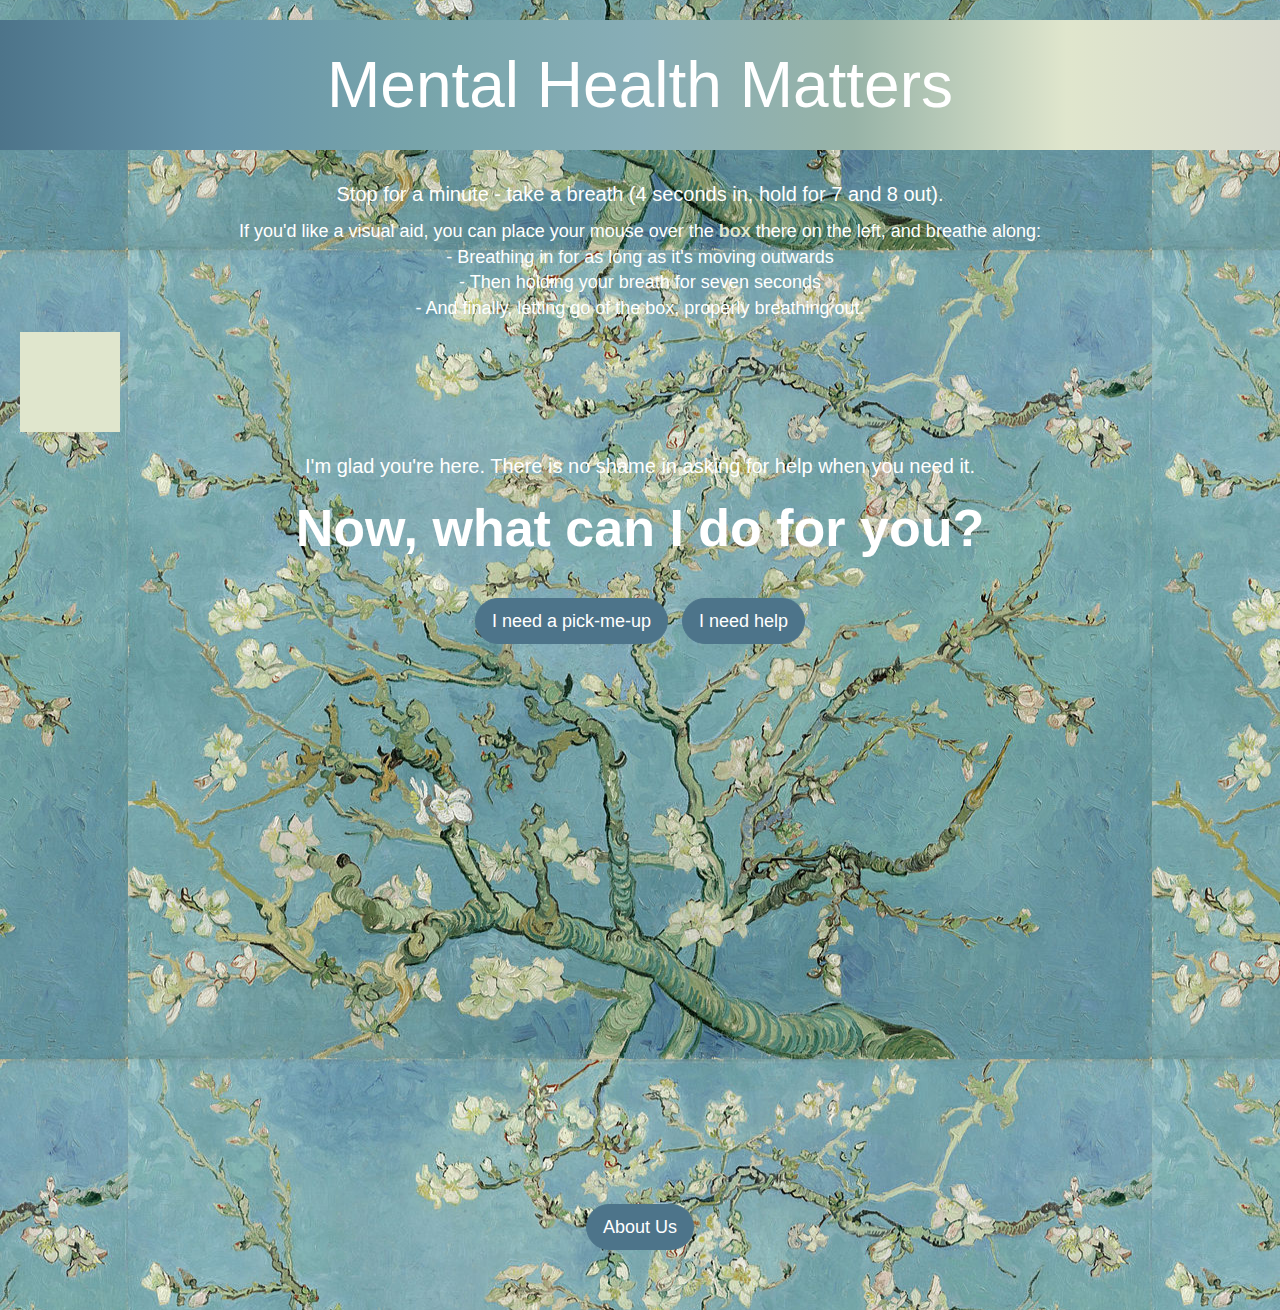
<file: xxx/index.html>
<!DOCTYPE html>
<html lang="en">
<head>
    <meta charset="utf-8">
    <meta name="viewport" content="width=device-width, initial-scale=1, shrink-to-fit=no">

    <!-- Bootstrap CSS -->
    <link rel="stylesheet" href="https://maxcdn.bootstrapcdn.com/bootstrap/4.0.0/css/bootstrap.min.css" integrity="sha384-Gn5384xqQ1aoWXA+058RXPxPg6fy4IWvTNh0E263XmFcJlSAwiGgFAW/dAiS6JXm" crossorigin="anonymous">
    <link rel="stylesheet" href="MHM.css">
    
    <title>M.H.M.</title>
</head>

<body>
    <h1 style="color:white; font-size:5vw;">Mental Health Matters</h1>
    <br>
    <p style="font-size: 20px;">Stop for a minute - take a breath (4 seconds in, hold for 7 and 8 out). </p>
    <p> If you'd like a visual aid, you can place your mouse over the <span style="color: #e0e6cd; font-weight: bold;">box</span> there on the left, and breathe along: <br> - Breathing in for as long as it's moving outwards <br> - Then holding your breath for seven seconds <br> - And finally, letting go of the box, properly breathing out. </p>

<div id="cgthissh">
<div id="box"></div>
</div>

<br>

    <p style="font-size: 20px;">I'm glad you're here. There is no shame in asking for help when you need it.</p>

<div class="container my-3">
<div class="col-md-12 text-center">
    <h4 style="font-weight: bold;">Now, what can I do for you?</h4>
    <a class="btn btn-secondary btn-lg" href="firstbutton.html" role="button" style="background-color:#4d748a; border-color:#4d748a;">I need a pick-me-up</a>
    <a class="btn btn-secondary btn-lg" href="secondbutton.html" role="button" style="background-color:#4d748a; border-color:#4d748a;">I need help</a>
</div>
</div>

<br>

<div class="container my-3">
<div class="col-md-12 text-center">
  <div id="centeringthissh">
   <embed type="text/html" src="http://www.webexhibits.org/vangogh/letter/8/132.htm"  width="700" height="400" style="max-width: 100%;">
</div>
</div>
</div>

<br>
<br>

<footer>
<div style="text-align:center">    
  <a class="btn btn-secondary btn-lg" href="aboutus.html" role="button" style="background-color:#4d748a; border-color:#4d748a;">About Us</a>
</div>
</footer>

    <script src="https://code.jquery.com/jquery-3.2.1.slim.min.js" integrity="sha384-KJ3o2DKtIkvYIK3UENzmM7KCkRr/rE9/Qpg6aAZGJwFDMVNA/GpGFF93hXpG5KkN" crossorigin="anonymous"></script>
    <script src="https://cdnjs.cloudflare.com/ajax/libs/popper.js/1.12.9/umd/popper.min.js" integrity="sha384-ApNbgh9B+Y1QKtv3Rn7W3mgPxhU9K/ScQsAP7hUibX39j7fakFPskvXusvfa0b4Q" crossorigin="anonymous"></script>
    <script src="https://maxcdn.bootstrapcdn.com/bootstrap/4.0.0/js/bootstrap.min.js" integrity="sha384-JZR6Spejh4U02d8jOt6vLEHfe/JQGiRRSQQxSfFWpi1MquVdAyjUar5+76PVCmYl" crossorigin="anonymous"></script>
  </body>
</html>
</file>
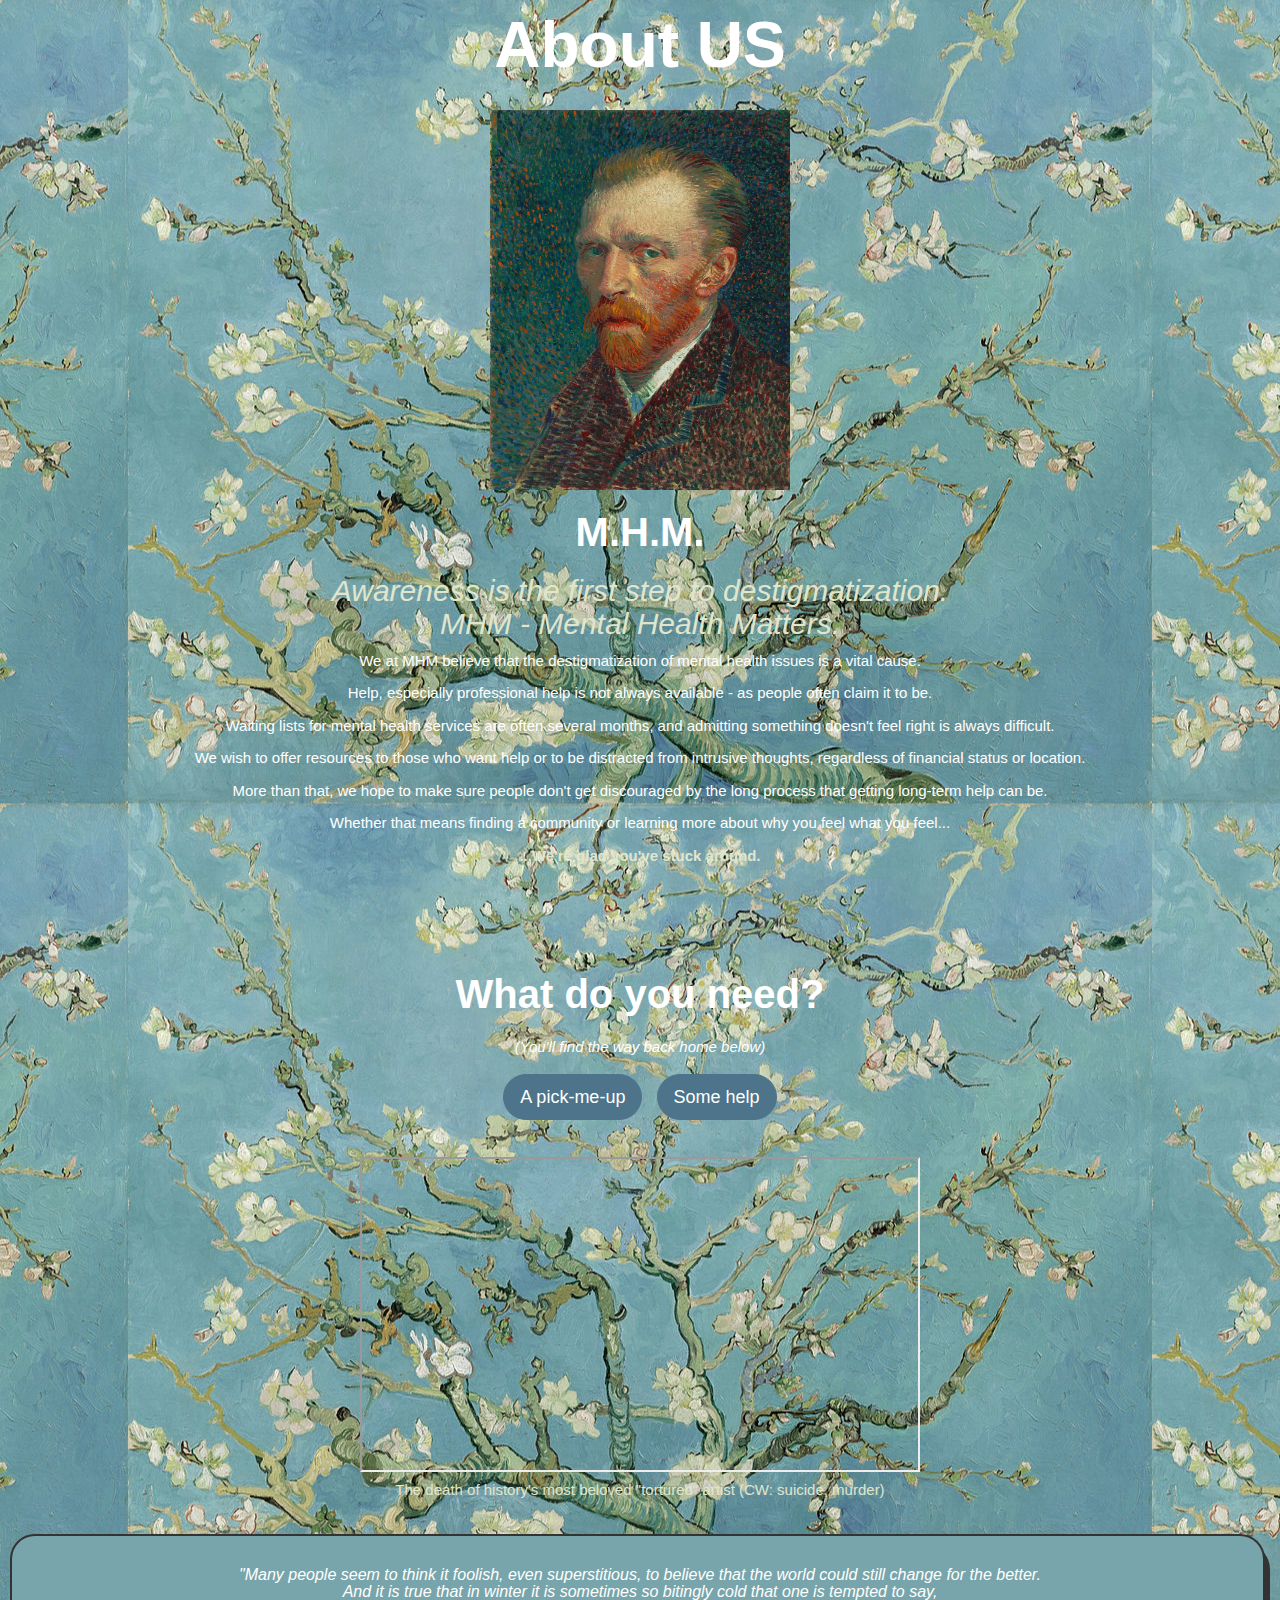
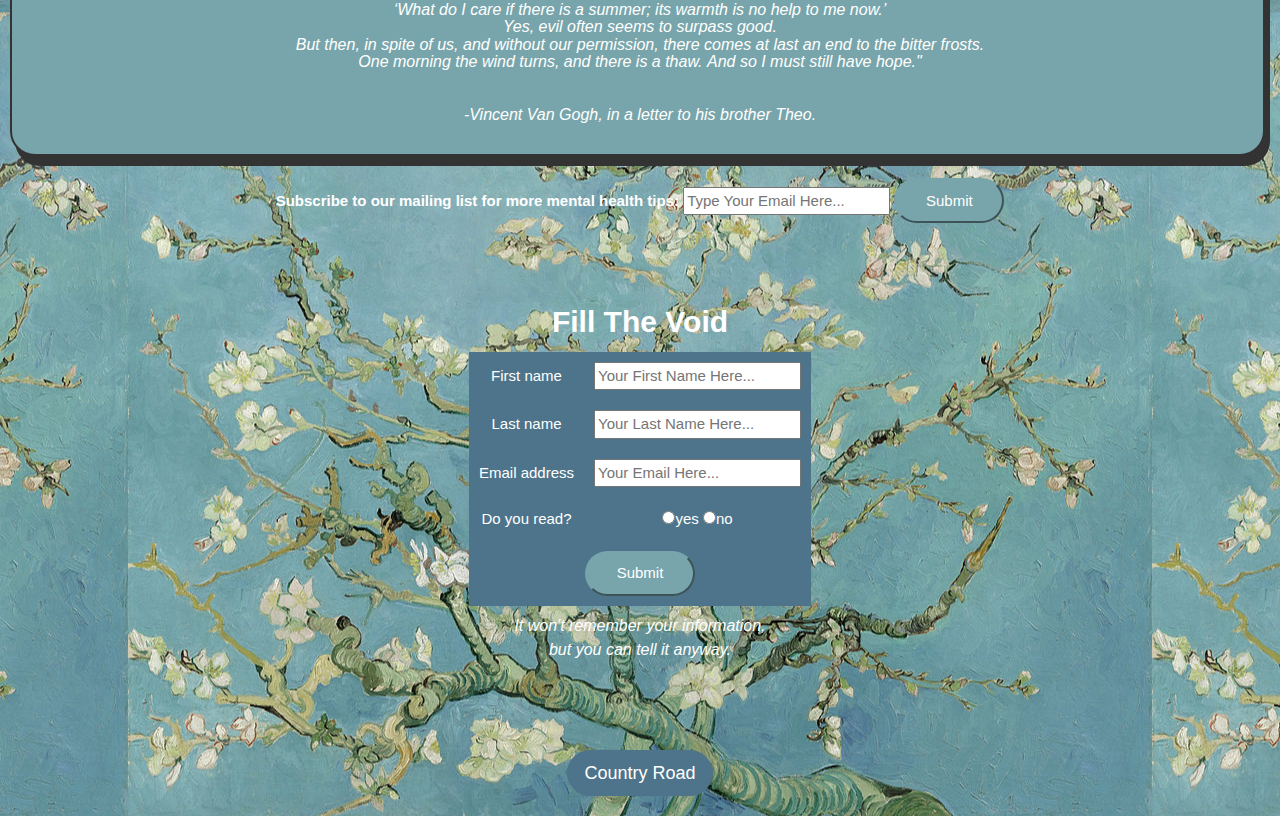
<file: xxx/aboutus.html>
<!DOCTYPE html>
<html lang="en">
<head>
    <meta charset="utf-8">
    <meta name="viewport" content="width=device-width, initial-scale=1, shrink-to-fit=no">

    <!-- Bootstrap CSS -->
    <link rel="stylesheet" href="https://maxcdn.bootstrapcdn.com/bootstrap/4.0.0/css/bootstrap.min.css" integrity="sha384-Gn5384xqQ1aoWXA+058RXPxPg6fy4IWvTNh0E263XmFcJlSAwiGgFAW/dAiS6JXm" crossorigin="anonymous">
    <link rel="stylesheet" href="aboutus.css">
    <link rel="stylesheet" href="https://www.w3schools.com/w3css/4/w3.css">
    <link rel="stylesheet" href="https://www.w3schools.com/w3css/4/w3pro.css">

    <title>About Us</title>
</head>

<body>
<h1 style="color: white; font-weight: bold; font-size:5vw;">About US</h1>

<center>
<div id="yoyo">
<img src="vgogh5.jpeg">
</div>
</center>

<div id="abt">
  <h5 style="color: white; font-weight: bold; font-size: 40px; margin-bottom: 20px;">M.H.M.</h5>
    <h2><i>Awareness is the first step to destigmatization. <br> MHM - Mental Health Matters.</i></h2>
    <p>We at MHM believe that the destigmatization of mental health issues is a vital cause.</p>
    <p>Help, especially professional help is not always available - as people often claim it to be.</p>
    <p>Waiting lists for mental health services are often several months, and admitting something doesn't feel right is always difficult.</p>
    <p>We wish to offer resources to those who want help or to be distracted from intrusive thoughts, regardless of financial status or location.</p>
    <p>More than that, we hope to make sure people don't get discouraged by the long process that getting long-term help can be.</p>
    <p>Whether that means finding a community or learning more about why you feel what you feel...</p>
    <p style="color: #e0e6cd"><b>...We're glad you've stuck around.</b></p>
</div>

<div class="container my-3">
<div class="col-md-12 text-center">
  <br>
  <br>
  <h4 style="font-size:40px; font-weight: bold; color:white;">What do you need?</h4>
  <p style="font-style: oblique;">(You'll find the way back home below)</p>
  <a class="btn btn-secondary btn-lg" href="firstbutton.html" role="button" style="background-color:#4d748a; border-color:#4d748a;">A pick-me-up</a>
  <a class="btn btn-secondary btn-lg" href="secondbutton.html" role="button" style="background-color:#4d748a; border-color:#4d748a;">Some help</a>
</div>
</div>

<br>

<div id="ifr">
<iframe width="560" height="315" src="https://www.youtube.com/embed/Hrsdntds9kM" title="YouTube video player" allow="accelerometer; autoplay; clipboard-write; encrypted-media; gyroscope; picture-in-picture" allowfullscreen style="max-width: 100%;"></iframe>
<p style="color: #e0e6cd">The death of history's most beloved "tortured" artist (CW: suicide, murder)</p>
</div>

<br>
<div id="yksi1">
<h6>"Many people seem to think it foolish, <wbr> even superstitious, <wbr> to believe that the world could still change for the better. <wbr><br> And it is true that in winter <wbr> it is sometimes so bitingly cold <wbr> that one is tempted to say,<wbr><br>‘What do I care if there is a summer; <wbr> its warmth is no help to me now.’ <wbr>
<br> Yes, evil often seems to surpass good. <wbr><br> But then, in spite of us, <wbr> and without our permission, <wbr> there comes at last an end <wbr> to the bitter frosts. <br> One morning the wind turns, <wbr> and there is a thaw. <wbr> And so I must still have hope." <wbr><br><br><br> -Vincent Van Gogh, in a letter to his brother Theo.</h6>
</div>
<br>

<div id="form">
<form action="/action_page.php">
  <label for="username" style="text-align: center; color: white;">Subscribe to our mailing list for more mental health tips:</label>
  <input type="text" placeholder="Type Your Email Here..." id="username" name="username" required>
  <tr><td align="center" colspan="2">
  <input type="submit" id="btn" style="text-align: center;">
</form>
</div>

<div id="mrof" style="max-width: 100%">
<table align="center" style="background-color: #4d748a; max-width: 100%">
<caption style="caption-side: top; font-size: 30px; font-weight: bold; color: white;">Fill The Void</caption>
<caption style="caption-side: bottom; font-size: 16px; font-style: oblique; color: white;">It won't remember your information, <br> but you can tell it anyway.</caption>

<tr><td>
  First name <td><input type="text" placeholder="Your First Name Here...">

<br>
<tr><td>
  Last name <td><input type="text" placeholder="Your Last Name Here..."></td></tr>

<br>
<tr><td>
  Email address <td><input type="text" placeholder="Your Email Here..."></td></tr>

<br>
<tr><td>
  Do you read?<td>
    <input type="radio" name="xxx">yes 
    <input type="radio" name="xxx">no
</td></tr>

<br>
<tr><td align="center" colspan="2">
  <input type="submit" id="btn" style="text-align: center;">

</table>
</div>


<br>
<br>

<footer>
<div style="text-align:center">    
  <a class="btn btn-secondary btn-lg" href="index.html" role="button" style="background-color:#4d748a; border-color:#4d748a;">Country Road</a>
</div>
</footer>

    <script src="https://code.jquery.com/jquery-3.2.1.slim.min.js" integrity="sha384-KJ3o2DKtIkvYIK3UENzmM7KCkRr/rE9/Qpg6aAZGJwFDMVNA/GpGFF93hXpG5KkN" crossorigin="anonymous"></script>
    <script src="https://cdnjs.cloudflare.com/ajax/libs/popper.js/1.12.9/umd/popper.min.js" integrity="sha384-ApNbgh9B+Y1QKtv3Rn7W3mgPxhU9K/ScQsAP7hUibX39j7fakFPskvXusvfa0b4Q" crossorigin="anonymous"></script>
    <script src="https://maxcdn.bootstrapcdn.com/bootstrap/4.0.0/js/bootstrap.min.js" integrity="sha384-JZR6Spejh4U02d8jOt6vLEHfe/JQGiRRSQQxSfFWpi1MquVdAyjUar5+76PVCmYl" crossorigin="anonymous"></script>
  </body>
</html>
</file>
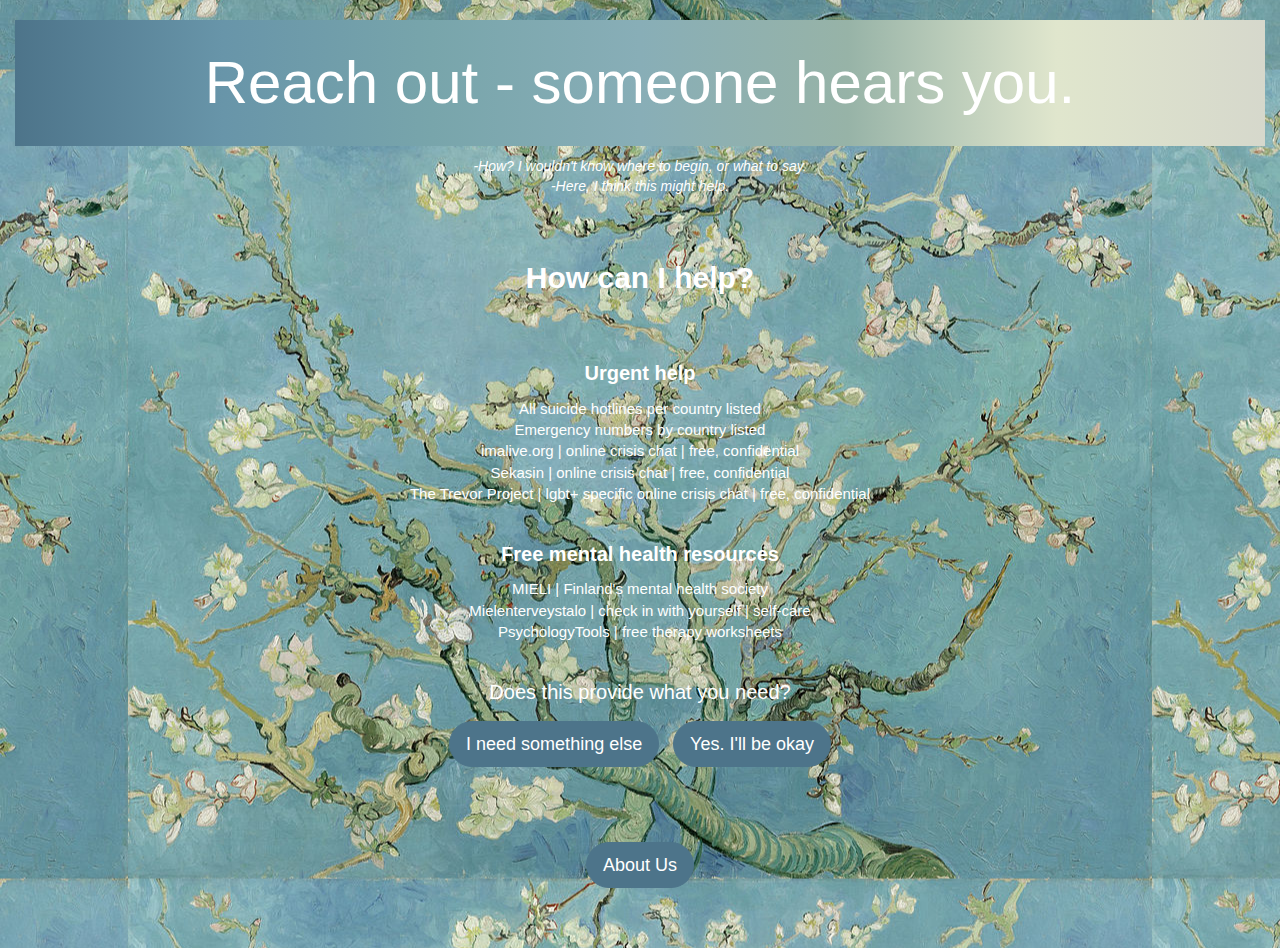
<file: xxx/secondbutton.html>
<!DOCTYPE html>
<html lang="en">
<head>
    <meta charset="utf-8">
    <meta name="viewport" content="width=device-width, initial-scale=1, shrink-to-fit=no">

    <!-- Bootstrap CSS -->
    <link rel="stylesheet" href="https://maxcdn.bootstrapcdn.com/bootstrap/4.0.0/css/bootstrap.min.css" integrity="sha384-Gn5384xqQ1aoWXA+058RXPxPg6fy4IWvTNh0E263XmFcJlSAwiGgFAW/dAiS6JXm" crossorigin="anonymous">
    <link rel="stylesheet" href="secondbutton.css">
    
    <title>Some Resources</title>
</head>

<body>
  <div class="container-fluid">
    <h1 style="color: white; background-image: linear-gradient(to right, #4d748a, #6895a9, #78a5ab, #88aeb7, #97b3a7, #e0e6cd, #d6d8cc);">Reach out - <wbr> someone hears you.</h1>
    <div style="text-align:center">    
  <a href="https://www.healthline.com/health/mental-health/how-to-reach-out#1.-When-you-dont-know-what-you-need:-Im-(depressed/anxious/suicidal).-Im-not-sure-what-to-ask-for,-but-I-dont-want-to-be-alone-right-now." target="_blank" style="font-style: oblique;">-How? I wouldn't know where to begin, <wbr> or what to say.</a>
  <br>
  <a href="https://letsqueerthingsup.com/2018/03/03/10-ways-to-reach-out-when-youre-struggling-with-your-mental-health/" target="_blank" style="font-style:oblique;">-Here, I think this might help.</a>
</div>

<br>
  <h4 style="font-weight: bold;">How can I help?</h4>


  </div>
</body>

  <nav>
    <p style="font-weight: bold;">Urgent help</p>
    <ul>
    <li><a href="https://www.opencounseling.com/suicide-hotlines" target="_blank">All suicide hotlines per country listed</a></li>
    <li><a href="https://www.countryliving.com/uk/wildlife/countryside/news/a1553/emergency-numbers-in-countries-abroad/" target="_blank">Emergency numbers by country listed</a></li>
    <li><a href="https://www.imalive.org/" target="_blank">imalive.org | online crisis chat | free, confidential</a></li>
    <li><a href="https://sekasin247.fi/" target="_blank">Sekasin | online crisis chat | free, confidential</a></li>
    <li><a href="https://www.thetrevorproject.org/get-help-now/" target="_blank">The Trevor Project | lgbt+ specific online crisis chat | free, confidential</a></li>
    </ul>

    <p style="font-weight: bold;">Free mental health resources</p>
     <ul>
    <li><a href="https://mieli.fi/fi/mielenterveys" target="_blank">MIELI | Finland's mental health society</a></li>
    <li><a href="https://www.mielenterveystalo.fi/aikuiset/itsehoito-ja-oppaat/itsehoito/Pages/default.aspx" target="_blank">Mielenterveystalo | check in with yourself | self-care</a></li>
    <li><a href="https://www.psychologytools.com/downloads/cbt-worksheets-and-therapy-resources/" target="_blank">PsychologyTools | free therapy worksheets </a></li>
    </ul>
  </nav>


<div class="container my-3">
<div class="col-md-12 text-center">
  <p style="color: white;">Does this provide what you need?</p>
  <a class="btn btn-secondary btn-lg" href="index.html" role="button" style="background-color:#4d748a; border-color:#4d748a;">I need something else</a>
  <a class="btn btn-secondary btn-lg" href="index.html" role="button" style="background-color:#4d748a; border-color:#4d748a;">Yes. I'll be okay</a>
</div>
</div>


<footer>
<div style="text-align:center">    
  <a class="btn btn-secondary btn-lg" href="aboutus.html" role="button" style="background-color:#4d748a; border-color:#4d748a;">About Us</a>
</div>
</footer>

    <script src="https://code.jquery.com/jquery-3.2.1.slim.min.js" integrity="sha384-KJ3o2DKtIkvYIK3UENzmM7KCkRr/rE9/Qpg6aAZGJwFDMVNA/GpGFF93hXpG5KkN" crossorigin="anonymous"></script>
    <script src="https://cdnjs.cloudflare.com/ajax/libs/popper.js/1.12.9/umd/popper.min.js" integrity="sha384-ApNbgh9B+Y1QKtv3Rn7W3mgPxhU9K/ScQsAP7hUibX39j7fakFPskvXusvfa0b4Q" crossorigin="anonymous"></script>
    <script src="https://maxcdn.bootstrapcdn.com/bootstrap/4.0.0/js/bootstrap.min.js" integrity="sha384-JZR6Spejh4U02d8jOt6vLEHfe/JQGiRRSQQxSfFWpi1MquVdAyjUar5+76PVCmYl" crossorigin="anonymous"></script>
  </body>
</html>
</file>
<file: xxx/MHM.css>
@import url("https://maxcdn.bootstrapcdn.com/bootstrap/3.3.6/css/bootstrap.min.css");

body {
background-image: url(vgogh4.jpeg);
background-position: center;
margin: 0;
font-family: 'Trebuchet MS', sans-serif;
}

* {
  box-sizing: border-box;
}

section::after {
  content: "";
  display: table;
  clear: both;
}

/*makes the two columns/boxes stack on top of each other on small screens */
@media (max-width: 600px) {
  nav, article {
    width: 100%;
    height: auto;
  }
}

h1 {
text-align: center;	
font-size: 60px;
padding: 30px;
background-color: #78a5ab;
background-image: linear-gradient(to right, #4d748a, #6895a9, #78a5ab, #88aeb7, #97b3a7, #e0e6cd, #d6d8cc);
color: white;
}

p {
text-align: center;
font-size: 18px;
color: white;
}

ul {
text-align: center;
}

h4
{
text-align: center;
font-size: 52px;
padding-bottom: 25px;
color: white;
}

footer {
text-align: center;
padding: 60px;
}

.col-centered{
float: none;
margin: 0 auto;
    }

div {
padding-right: 20px;
padding-left: 20px; /*didn't do jack shit but let's keep it anyways*/
}

img {
max-width: 100%;
}

#wrapper {
margin: 50px; 
background: orange; 
overflow: hidden;
}

.embed {
max-width: 100%;
}

.btn-secondary {
border-radius: 30px;
}

.btn-secondary:hover {
color: black !important;
background-color: #e0e6cd !important;
border-color: #e0e6cd !important; 
transition:.5s !important;
}

#yksi1 {
border: 2px solid;
border-radius: 25px;
margin-left: 10px;
margin-right: 15px;
padding: 10px;
box-shadow: 5px 10px;
padding-right: 5px;
background-color: #78a5ab;
}

#box {
  width: 100px;
  height: 100px;
  background-color: #e0e6cd;
  transition: width 4s;
  transition-timing-function: ease-in-out;

  text-align: center;
  display: block;
}

#box:hover {
  width: 650px;
}

#cgthissh {
display: block;
text-align: center;
}

h3 {
text-align: center;
padding: 10px;
font-size: 15px;
color: white;
font-style: oblique;
}

a {
margin: 5px;
transition:.5s;
color: white;
}

a:hover { 
color: black; 
}
</file>
<file: xxx/aboutus.css>
@import url("https://maxcdn.bootstrapcdn.com/bootstrap/3.3.6/css/bootstrap.min.css");

body {
background-image: url(vgogh4.jpeg);
background-position: center;
font-family: 'Trebuchet MS', sans-serif;
margin-left: 10px;
margin-right: 10px;
max-width: 100%;
max-height: 100%;
}

* {
  box-sizing: border-box;
}

.col-centered {
float: none;
margin: 0 auto;
    }

#yksi1 {
border: 2px solid;
border-radius: 25px;
margin-left: 10px;
margin-right: 15px;
padding: 10px;
box-shadow: 5px 10px;
padding-right: 5px;
background-color: #78a5ab;
}

#form {
color: white;
margin: 0 auto;
text-align: center;
}

#mrof {
color: white;
margin: 0 auto;
text-align: center;
display: block;
border: 0;
}

#ifr {
text-align: center;
display: block;
border: 0;
}

.table {
color: white;
background-color: red;
border: 0;
}

td { 
    padding: 10px;
}

#btn {
border-radius: 30px;
background-color: #78a5ab;
border-color: #78a5ab;
color: white;
height: 45px;
width: 110px;
}

#btn:hover {
background-color: #e0e6cd;
border-color: #e0e6cd;
color: black;
}

header {
padding: 30px;
text-align: center;
font-size: 35px;
color: white;
}

article {
float: right;
  padding: 20px;
  width: 70%;
  height: 300px;
}

aside {
display: block;
width: 100%;
position: right;
text-align: left;
float: right;
}

.xpz {
float: right;
position: auto;
text-align: ;
max-width: 100%;
}

.abt {
display: block;
text-align: center;
margin: 15px;
max-width: 100%;
}

img {
display: block;
width: 300px;
height: auto;
padding-top: 20px;
max-width: 100%;
}

footer {
padding-top: 30px;
padding-bottom: 20px;
}

p {
color: white;
text-align: center;
}

h1 { 
font-size: 40px;
text-align:center;
}

h2{
font-size: 25px;
color: #e0e6cd;
text-align: center;
}

h3 {
font-size: 16px;
color: white;
float: left;
padding-left: 20px;
}

h5 {
font-size: 40px;
padding-top: 10px;
text-align: center;
}

h4
{
text-align: center;
font-size: 30px;
padding-bottom: 10px;
padding-top: 35px;
color: white;
}

h6 {
text-align: center;
padding: 10px;
font-size: 15px;
color: white;
font-style: oblique;
}

caption {
text-align: center;
font-size: 30px;
color: white;
}

nav ul {
  list-style-type: none;
  padding: 0;
}

article {
  float: left;
  padding: 20px;
  width: 70%;
  height: 300px; 
}

section::after {
  content: "";
  display: table;
  clear: both;
}

@media (max-width: 600px) {
  nav, article {
    width: 100%;
    height: auto;
  }
  img {
    max-width: auto;
  }
}

@media screen and (max-width: 600px) { /*from that form thingy, remember?*/
  .col-25, .col-75, img {
    width: 100%;
    margin-top: 0;
  }
}

.btn-secondary {
border-radius: 30px;
}

.btn-secondary:hover {
color: black !important;
background-color: #e0e6cd !important;
border-color: #e0e6cd !important; 
transition:.5s !important;
}

.yoyo {
display: block;
text-align: center;
}


a {
clear: both; /*so that the float left and float right in the element above dont fuck with this one*/
margin: 5px;
transition:.5s; /*link color transition time*/
color: white;
}

a:hover { 
color: #e0e6cd; 
}
</file>
<file: xxx/secondbutton.css>
@import url("https://maxcdn.bootstrapcdn.com/bootstrap/3.3.6/css/bootstrap.min.css");


body {
background-image: url(vgogh4.jpeg);
background-position: center;
margin: 0;
font-family: 'Trebuchet MS', sans-serif;
}

img {
max-width: 100%;
}

header {
width: 100%;
margin: 0px;
}

h1 {
text-align: center;	
font-size: 60px;
padding: 30px;
width: 100%;
}

p {
text-align: center;
padding-bottom: 0px;
padding-top: 25px;
font-size: 20px;
color: white;
}

ul {
text-align: center;
}

h4
{
text-align: center;
font-size: 30px;
padding-bottom: 30px;
padding-top: 35px;
color: white;
}

footer {
text-align: center;
padding: 60px;
}


.col-centered{
float: none;
margin: 0 auto;
    }

div {
padding-right: 20px;
padding-left: 20px; /*didn't do jack shit but let's keep it anyways*/
}

.row {

}

#wrapper { /*deadass forgot what this does but don't delete it!!*/
  margin: 50px; 
  background: orange; 
  overflow: hidden;
}

.btn-secondary {
border-radius: 30px;
}

.btn-secondary:hover {
color: black !important;
background-color: #e0e6cd !important;
border-color: #e0e6cd !important; 
transition:.5s !important;
}

nav ul {
list-style-type: none;
padding: 0;
font-size: 15px;
}

a {
margin: 5px;
transition:.5s;
color: white;
}

a:hover { 
background-color: #e0e6cd; 
color: black;
}
</file>
